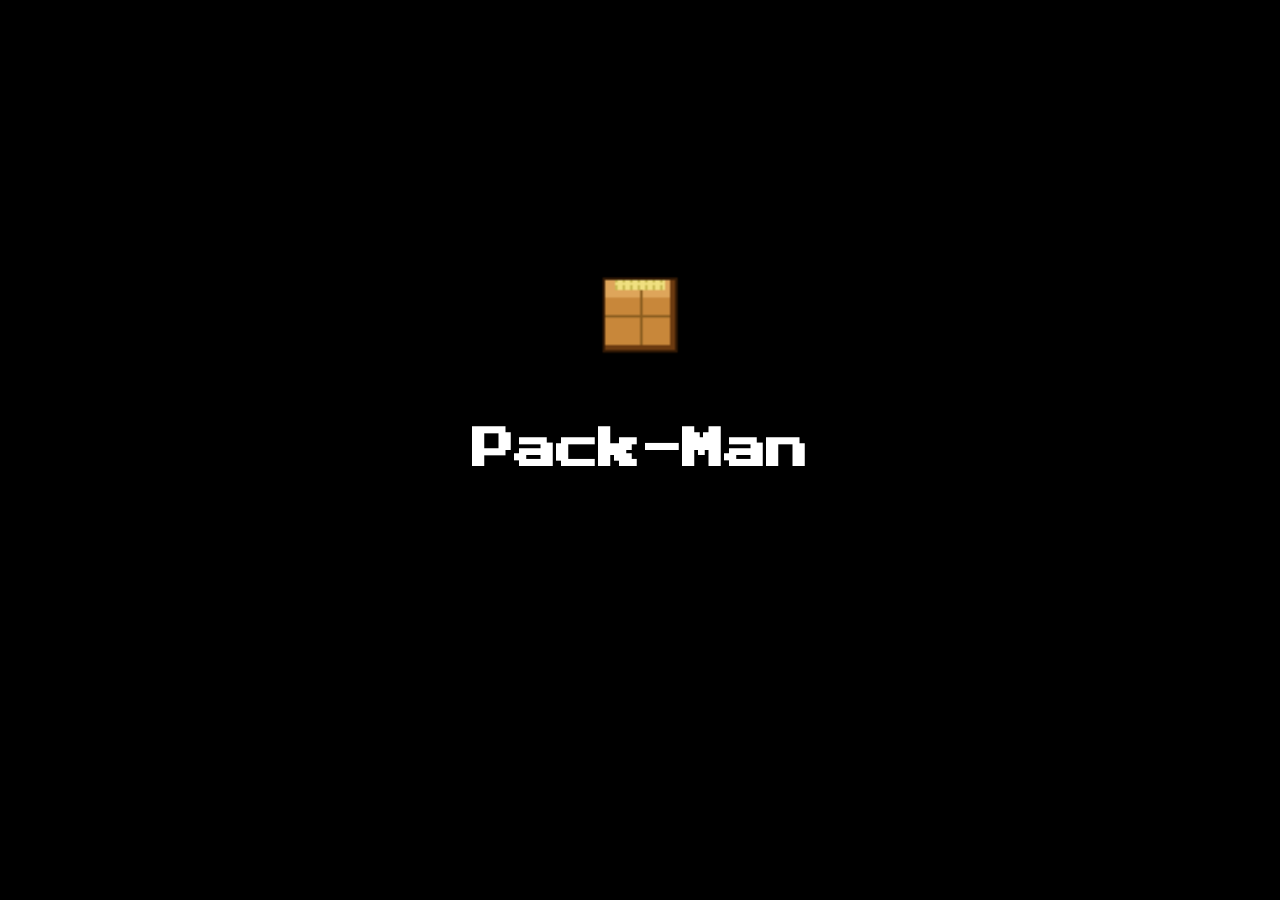
<file: app/src/main/assets/www/index.html>
<!DOCTYPE html>
<html>

<head>
    <meta charset="UTF-8">
    <meta name="viewport" content="width=device-width, initial-scale=1.0, maximum-scale=1.0, user-scalable=no">
    <meta name="mobile-web-app-capable" content="yes">
    <meta name="apple-mobile-web-app-capable" content="yes">
    <title>Infinite Pack-Man</title>
    <link rel="shortcut icon" href="favicon.png">
    <link rel="stylesheet" href="css/common.css">
    <link rel="stylesheet" href="css/index.css">
    <link rel="stylesheet" href="css/joy.css">
</head>

<body>

    <div class="bd">
        <canvas id="canvas">NO HTML5</canvas>
    </div>

    <div id="padcontainer" style="width: 256px; position: absolute; left: 24px; top: 24px; display:none;z-index:99999;">
        <img src="img/joy-base.png" style="opacity: 0.1;"/>
        <img id="jup" src="img/jup.png" style="position: absolute;top: 0;left: 0;display: none;opacity: 0.4;">
        <img id="jdown" src="img/jdown.png" style="position: absolute;top: 0;left: 0;display: none;opacity: 0.4;">
        <img id="jleft" src="img/jleft.png" style="position: absolute;top: 0;left: 0;display: none;opacity: 0.4;">
        <img id="jright" src="img/jright.png" style="position: absolute;top: 0;left: 0;display: none;opacity: 0.4;">
        <img id="jred" src="img/red.png" style="position: absolute;top: 0;left: 0;display: none;opacity: 0.4;">
        <div id="stick1" style="position: absolute; left:64px; top:64px;">
            <img src="img/joy-point.png" style="opacity: 0.2;"/>		
            <!-- Demo hand indicator -->
            <div id="demoHand" style="display:none; position:absolute; left:32px; top:32px; font-size:48px; z-index:100000; pointer-events:none; transition: transform 0.6s ease-in-out;">👆</div>
        </div>
    </div>
    <script src="js/map.js"></script>
    <script src="js/game.js"></script>
    <script src="js/index.js"></script>
    <script src="js/joy.js"></script>
    
    <script>
        (function(){
            //initJoy(true);//true es por defecto abajo 
        })();
    </script>

</body>

</html>
</file>
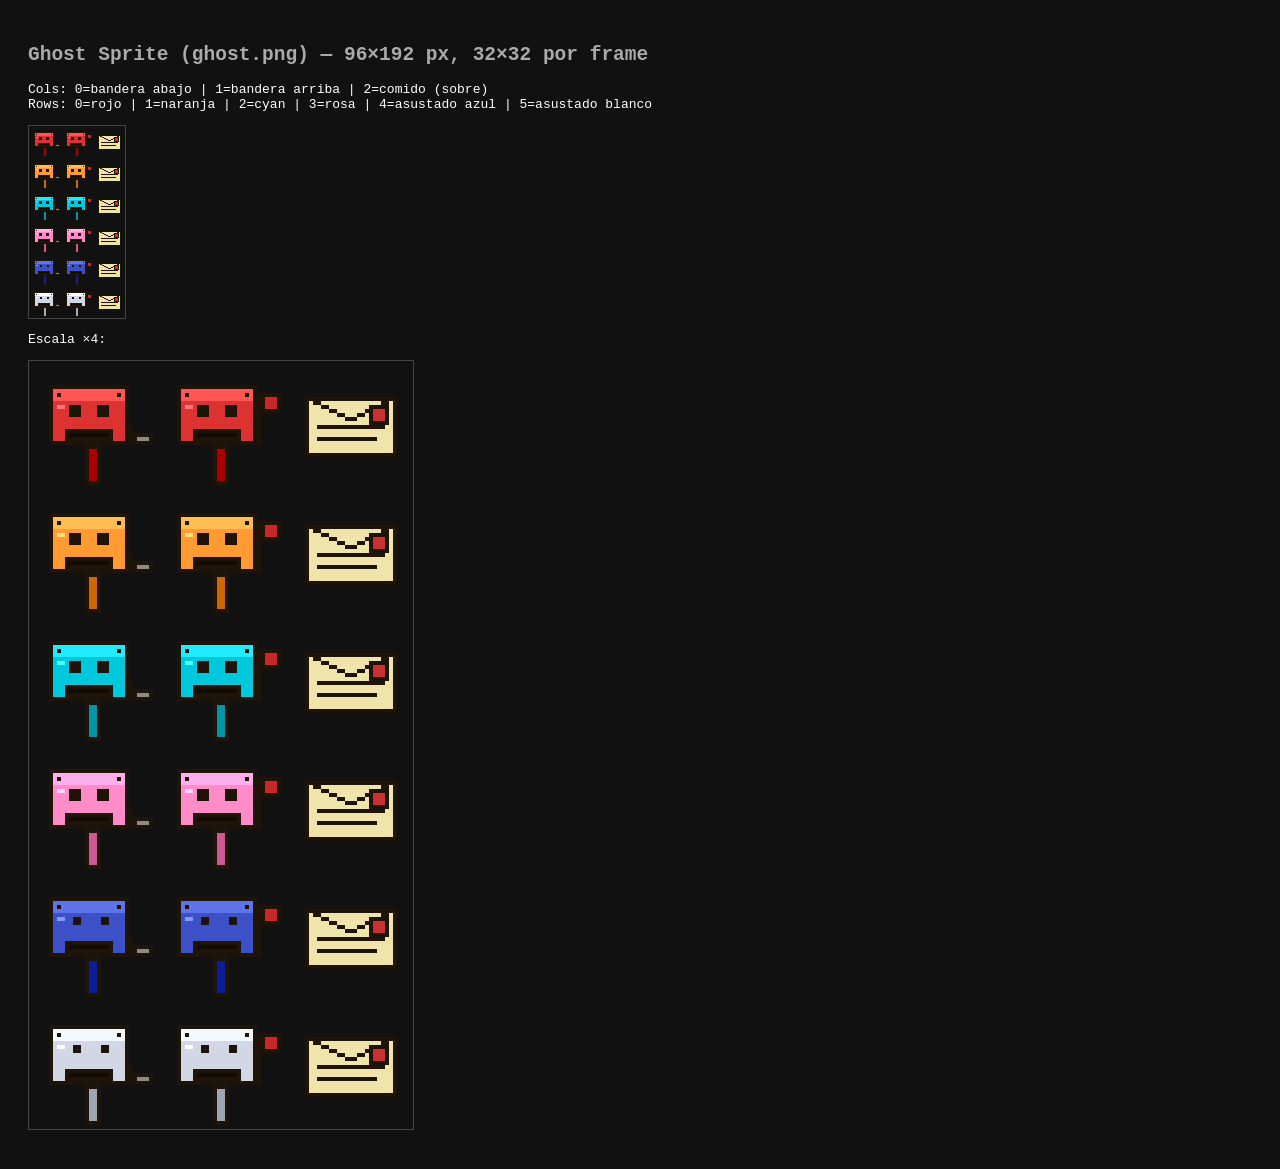
<file: ext/test_ghost_sprite.html>
<!DOCTYPE html>
<html>
<head>
<title>Test Ghost Sprite</title>
<style>
  body { background: #111; color: #fff; font-family: monospace; padding: 20px; }
  canvas { border: 1px solid #444; display: block; margin: 10px 0; image-rendering: pixelated; }
  h2 { color: #aaa; }
</style>
</head>
<body>
<h2>Ghost Sprite (ghost.png) — 96×192 px, 32×32 por frame</h2>
<p>Cols: 0=bandera abajo | 1=bandera arriba | 2=comido (sobre)<br>
   Rows: 0=rojo | 1=naranja | 2=cyan | 3=rosa | 4=asustado azul | 5=asustado blanco</p>

<canvas id="c" width="96" height="192"></canvas>
<p>Escala ×4:</p>
<canvas id="c2" width="384" height="768"></canvas>

<script>
var img = new Image();
img.onload = function() {
  // original
  var ctx = document.getElementById('c').getContext('2d');
  ctx.drawImage(img, 0, 0);

  // escala x4
  var ctx2 = document.getElementById('c2').getContext('2d');
  ctx2.imageSmoothingEnabled = false;
  ctx2.drawImage(img, 0, 0, img.width, img.height, 0, 0, img.width*4, img.height*4);

  document.title = 'Ghost OK ' + img.width + 'x' + img.height;
};
img.onerror = function() { document.body.innerHTML += '<p style="color:red">ERROR cargando ghost.png</p>'; };
img.src = '../app/src/main/assets/www/img/ghost.png';
</script>
</body>
</html>
</file>
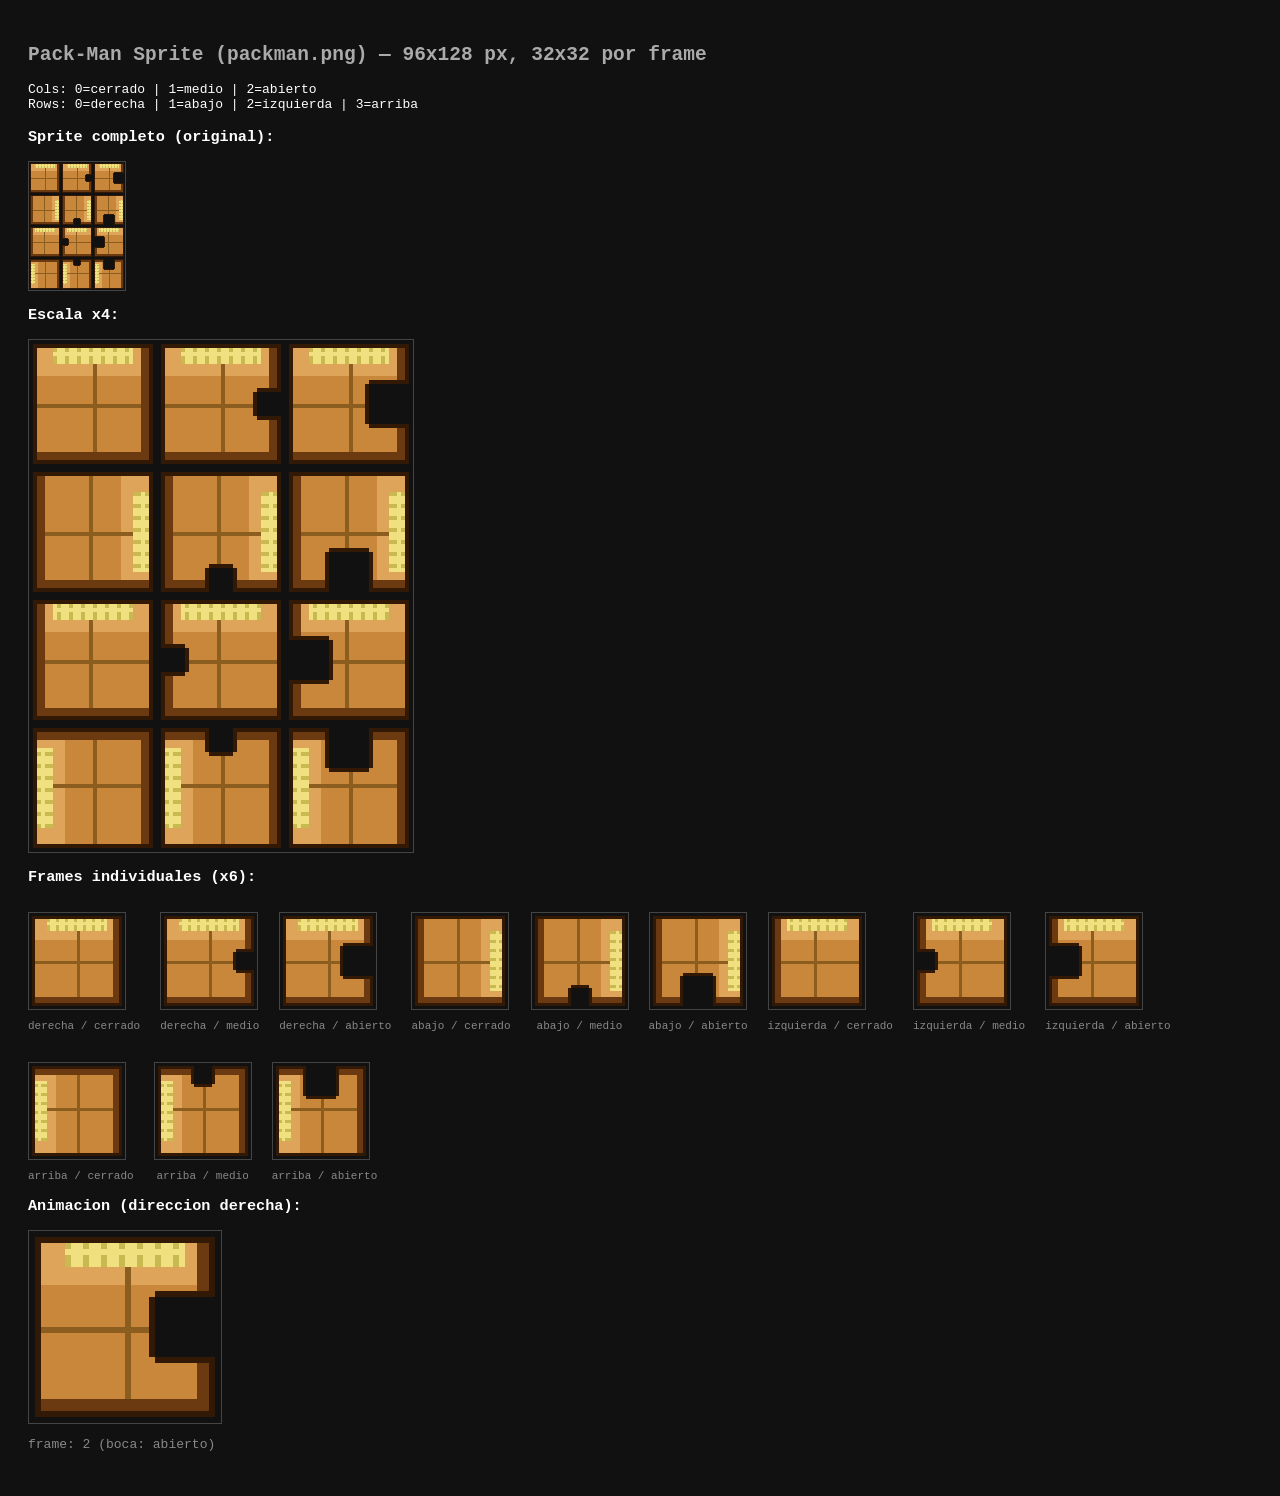
<file: ext/test_packman_sprite.html>
<!DOCTYPE html>
<html>
<head>
<title>Test Pack-Man Sprite</title>
<style>
  body { background: #111; color: #fff; font-family: monospace; padding: 20px; }
  canvas { border: 1px solid #444; display: block; margin: 10px 0; image-rendering: pixelated; }
  h2 { color: #aaa; }
  .grid { display: flex; gap: 20px; flex-wrap: wrap; }
  .cell { text-align: center; }
  .label { color: #888; font-size: 11px; margin-top: 4px; }
</style>
</head>
<body>
<h2>Pack-Man Sprite (packman.png) — 96x128 px, 32x32 por frame</h2>
<p>Cols: 0=cerrado | 1=medio | 2=abierto<br>
   Rows: 0=derecha | 1=abajo | 2=izquierda | 3=arriba</p>

<h3>Sprite completo (original):</h3>
<canvas id="c" width="96" height="128"></canvas>

<h3>Escala x4:</h3>
<canvas id="c2" width="384" height="512"></canvas>

<h3>Frames individuales (x6):</h3>
<div class="grid" id="frames"></div>

<h3>Animacion (direccion derecha):</h3>
<canvas id="anim" width="192" height="192"></canvas>
<p id="animInfo" style="color:#888"></p>

<script>
var img = new Image();
img.onload = function() {
  var FW = 32, FH = 32;

  var ctx = document.getElementById('c').getContext('2d');
  ctx.drawImage(img, 0, 0);

  var ctx2 = document.getElementById('c2').getContext('2d');
  ctx2.imageSmoothingEnabled = false;
  ctx2.drawImage(img, 0, 0, img.width, img.height, 0, 0, img.width*4, img.height*4);

  var dirs = ['derecha','abajo','izquierda','arriba'];
  var mouths = ['cerrado','medio','abierto'];
  var grid = document.getElementById('frames');
  for (var row = 0; row < 4; row++) {
    for (var col = 0; col < 3; col++) {
      var cell = document.createElement('div');
      cell.className = 'cell';
      var c = document.createElement('canvas');
      c.width = 192; c.height = 192;
      c.style.width = '96px'; c.style.height = '96px';
      var cx = c.getContext('2d');
      cx.imageSmoothingEnabled = false;
      cx.drawImage(img, col*FW, row*FH, FW, FH, 0, 0, 192, 192);
      var lbl = document.createElement('div');
      lbl.className = 'label';
      lbl.textContent = dirs[row] + ' / ' + mouths[col];
      cell.appendChild(c);
      cell.appendChild(lbl);
      grid.appendChild(cell);
    }
  }

  var animCtx = document.getElementById('anim').getContext('2d');
  animCtx.imageSmoothingEnabled = false;
  var frame = 0;
  var mouthSeq = [0, 1, 2, 1];
  var info = document.getElementById('animInfo');
  setInterval(function() {
    animCtx.clearRect(0, 0, 192, 192);
    animCtx.fillStyle = '#111';
    animCtx.fillRect(0, 0, 192, 192);
    var col = mouthSeq[frame % mouthSeq.length];
    animCtx.drawImage(img, col*FW, 0, FW, FH, 0, 0, 192, 192);
    info.textContent = 'frame: ' + col + ' (boca: ' + mouths[col] + ')';
    frame++;
  }, 150);

  document.title = 'Pack-Man OK ' + img.width + 'x' + img.height;
};
img.onerror = function() {
  document.body.innerHTML += '<p style="color:red">ERROR cargando packman.png</p>';
};
img.src = '../app/src/main/assets/www/img/packman.png';
</script>
</body>
</html>
</file>
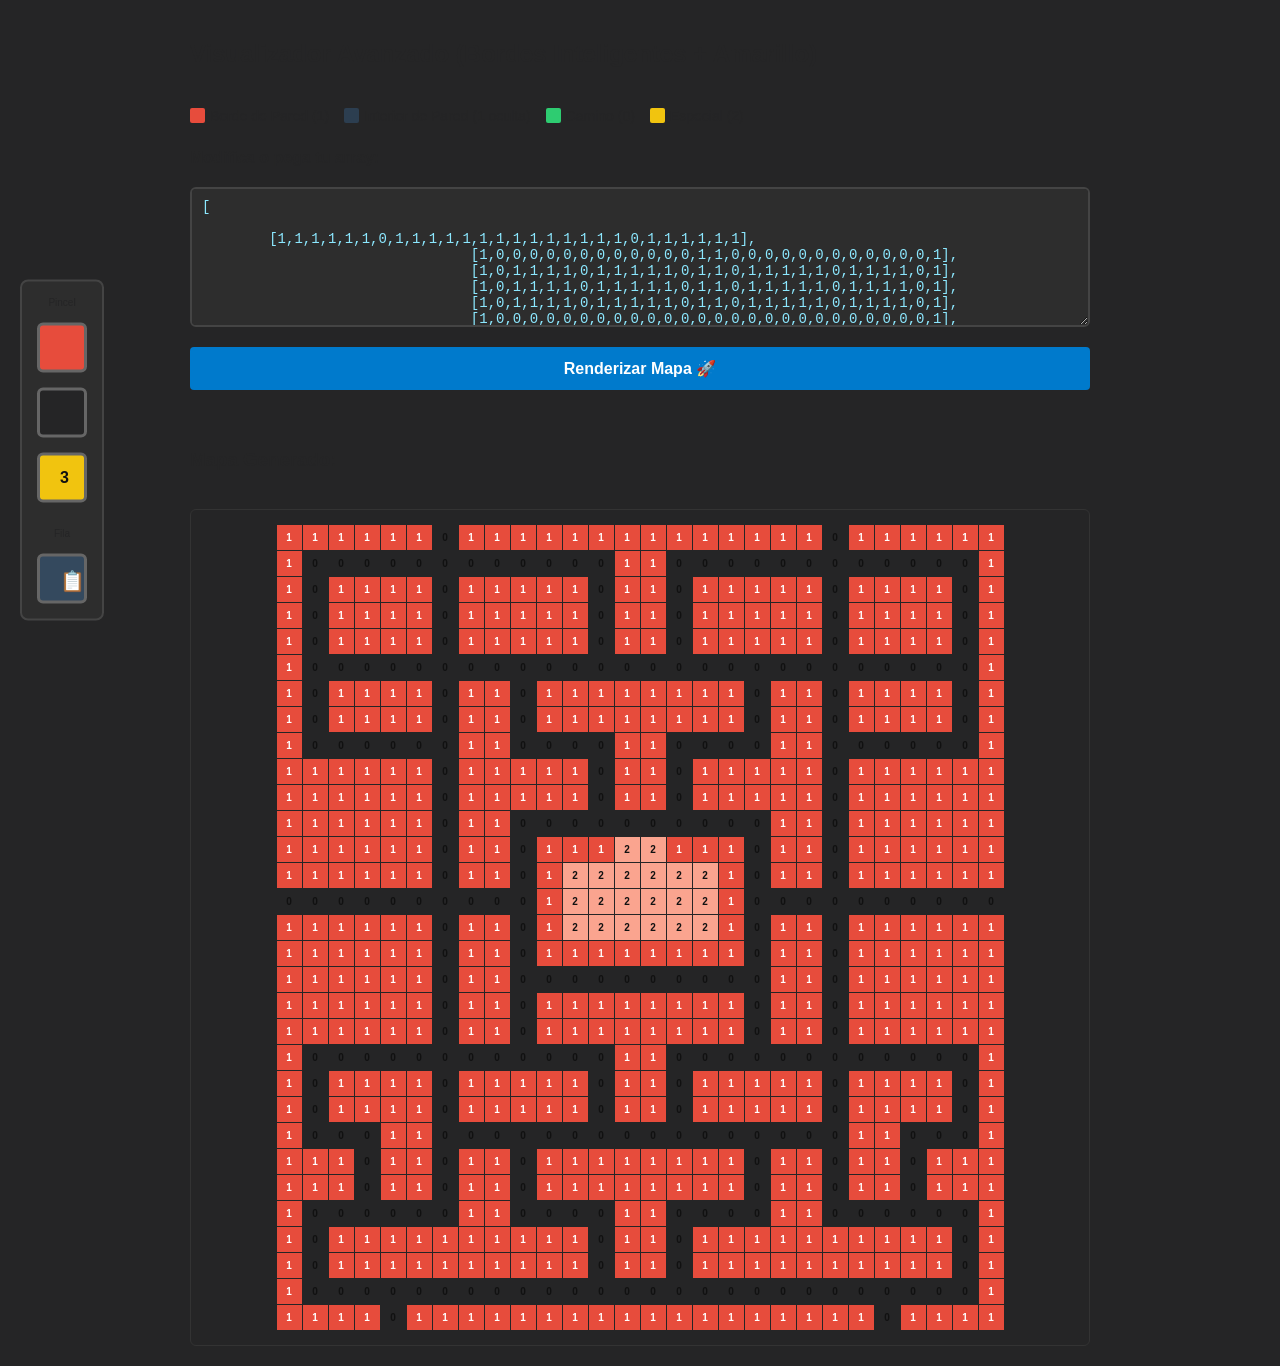
<file: img/testmapa.html>
<!DOCTYPE html>
<html lang="es">
<head>
    <meta charset="UTF-8">
    <meta name="viewport" content="width=device-width, initial-scale=1.0">
    <title>Visualizador Inteligente de Mapas 2D</title>
    <style>
        body {
            font-family: 'Segoe UI', Tahoma, Geneva, Verdana, sans-serif;
            background-color: #252526;
            color: #252526;
            margin: 0;
            padding: 20px;
            display: flex;
            flex-direction: column;
            align-items: center;
        }
        .container {
            width: 100%;
            max-width: 900px;
            display: flex;
            flex-direction: column;
            gap: 20px;
        }
        textarea {
            width: 100%;
            height: 140px;
            background-color: #2d2d2d;
            color: #8ce8ff;
            border: 2px solid #444;
            border-radius: 6px;
            padding: 10px;
            font-family: 'Courier New', Courier, monospace;
            font-size: 14px;
            resize: vertical;
            box-sizing: border-box;
        }
        textarea:focus {
            border-color: #007acc;
            outline: none;
        }
        button {
            background-color: #007acc;
            color: white;
            border: none;
            padding: 12px 20px;
            font-size: 16px;
            font-weight: bold;
            border-radius: 4px;
            cursor: pointer;
            transition: background 0.2s;
        }
        button:hover {
            background-color: #005999;
        }
        .error {
            color: #ff6b6b;
            font-weight: bold;
            margin: 0;
        }
        #map-wrapper {
            display: flex;
            justify-content: center;
            overflow-x: auto;
            padding: 15px;
            background-color: #252526;
            border-radius: 6px;
            border: 1px solid #333;
        }
        #mapa {
            display: grid;
            gap: 1px; /* Espacio mínimo para que parezca una sola estructura */
        }
        .celda {
            width: 25px;
            height: 25px;
            display: flex;
            align-items: center;
            justify-content: center;
            font-size: 10px;
            font-weight: bold;
            user-select: none;
        }
        
        /* --- COLORES DE LOS ELEMENTOS --- */
        .pared-borde {
            background-color: #e74c3c; /* Pared exterior: Rojo brillante */
            color: white;
        }
        .pared-interior {
            background-color: #2c3e50; /* Interior de la pared: Gris oscuro/azul sólido */
            color: #555; /* Texto sutil */
        }
        .camino {
            background-color: #252526; 
            color: #111;
        }
        .especial-dos {
            background-color: #faa48f; /* El número 2: Amarillo */
            color: #111;
        }
        
        /* Leyenda explicativa */
        .leyenda {
            display: flex;
            gap: 15px;
            font-size: 14px;
            margin-bottom: 5px;
        }
        .leyenda-item { display: flex; align-items: center; gap: 5px; }
        .cuadrito { width: 15px; height: 15px; border-radius: 2px; }
		
		/* Contenedor flotante a la izquierda */
.herramientas-flotantes {
    position: fixed;
    left: 20px;
    top: 50%;
    transform: translateY(-50%);
    display: flex;
    flex-direction: column;
    gap: 15px;
    background: #2d2d2d;
    padding: 15px;
    border-radius: 8px;
    border: 2px solid #444;
    z-index: 1000;
}
.btn-herramienta {
    width: 50px;
    height: 50px;
    border: 3px solid #666;
    border-radius: 6px;
    cursor: pointer;
    transition: all 0.2s;
}
/* Resaltar cuál botón está activo */
.btn-herramienta.activo {
    border-color: #007acc;
    box-shadow: 0 0 10px #007acc;
    transform: scale(1.1);
}
.especial-tres {
    background-color: #f1c40f; /* Amarillo */
    color: #111;
}

    </style>
</head>
<body>
<div class="herramientas-flotantes">
    <small style="text-align:center; font-size:10px;">Pincel</small>
    <button class="btn-herramienta" id="btnPared" style="background-color: #e74c3c;" onclick="seleccionarHerramienta(1)"></button>
    <button class="btn-herramienta" id="btnCamino" style="background-color: #252526;" onclick="seleccionarHerramienta(0)"></button>
    <!-- Botón Especial (3) - Amarillo -->
	<button class="btn-herramienta" id="btnTres" style="background-color: #f1c40f; color: #111; font-weight: bold; font-size: 16px;" onclick="seleccionarHerramienta(3)">3</button>

    <!-- NUEVO BOTÓN: Clonar Fila -->
    <small style="text-align:center; font-size:10px; margin-top:10px;">Fila</small>
    <button class="btn-herramienta" id="btnClonar" style="background-color: #34495e; color: white; font-size: 20px;" onclick="seleccionarHerramienta('clonar')">📋</button>
</div>
<div class="container">
    <h2>Visualizador Avanzado (Bordes Inteligentes + Amarillo)</h2>
    
    <div class="leyenda">
        <div class="leyenda-item"><div class="cuadrito" style="background:#e74c3c"></div> Borde de Pared (1)</div>
        <div class="leyenda-item"><div class="cuadrito" style="background:#2c3e50"></div> Interior de Pared (1 oculta)</div>
        <div class="leyenda-item"><div class="cuadrito" style="background:#2ecc71"></div> Camino (0)</div>
        <div class="leyenda-item"><div class="cuadrito" style="background:#f1c40f"></div> Especial (2)</div>
    </div>

    <label for="arrayInput"><strong>Modifica o pega tu array:</strong></label>
    <textarea id="arrayInput">[
	
	[1,1,1,1,1,1,0,1,1,1,1,1,1,1,1,1,1,1,1,1,1,0,1,1,1,1,1,1],
				[1,0,0,0,0,0,0,0,0,0,0,0,0,1,1,0,0,0,0,0,0,0,0,0,0,0,0,1],
				[1,0,1,1,1,1,0,1,1,1,1,1,0,1,1,0,1,1,1,1,1,0,1,1,1,1,0,1],
				[1,0,1,1,1,1,0,1,1,1,1,1,0,1,1,0,1,1,1,1,1,0,1,1,1,1,0,1],
				[1,0,1,1,1,1,0,1,1,1,1,1,0,1,1,0,1,1,1,1,1,0,1,1,1,1,0,1],
				[1,0,0,0,0,0,0,0,0,0,0,0,0,0,0,0,0,0,0,0,0,0,0,0,0,0,0,1],
				[1,0,1,1,1,1,0,1,1,0,1,1,1,1,1,1,1,1,0,1,1,0,1,1,1,1,0,1],
				[1,0,1,1,1,1,0,1,1,0,1,1,1,1,1,1,1,1,0,1,1,0,1,1,1,1,0,1],
				[1,0,0,0,0,0,0,1,1,0,0,0,0,1,1,0,0,0,0,1,1,0,0,0,0,0,0,1],
				[1,1,1,1,1,1,0,1,1,1,1,1,0,1,1,0,1,1,1,1,1,0,1,1,1,1,1,1],
				[1,1,1,1,1,1,0,1,1,1,1,1,0,1,1,0,1,1,1,1,1,0,1,1,1,1,1,1],
				[1,1,1,1,1,1,0,1,1,0,0,0,0,0,0,0,0,0,0,1,1,0,1,1,1,1,1,1],
				[1,1,1,1,1,1,0,1,1,0,1,1,1,2,2,1,1,1,0,1,1,0,1,1,1,1,1,1],
				[1,1,1,1,1,1,0,1,1,0,1,2,2,2,2,2,2,1,0,1,1,0,1,1,1,1,1,1],
				[0,0,0,0,0,0,0,0,0,0,1,2,2,2,2,2,2,1,0,0,0,0,0,0,0,0,0,0],
				[1,1,1,1,1,1,0,1,1,0,1,2,2,2,2,2,2,1,0,1,1,0,1,1,1,1,1,1],
				[1,1,1,1,1,1,0,1,1,0,1,1,1,1,1,1,1,1,0,1,1,0,1,1,1,1,1,1],
				[1,1,1,1,1,1,0,1,1,0,0,0,0,0,0,0,0,0,0,1,1,0,1,1,1,1,1,1],
				[1,1,1,1,1,1,0,1,1,0,1,1,1,1,1,1,1,1,0,1,1,0,1,1,1,1,1,1],
				[1,1,1,1,1,1,0,1,1,0,1,1,1,1,1,1,1,1,0,1,1,0,1,1,1,1,1,1],
				[1,0,0,0,0,0,0,0,0,0,0,0,0,1,1,0,0,0,0,0,0,0,0,0,0,0,0,1],
				[1,0,1,1,1,1,0,1,1,1,1,1,0,1,1,0,1,1,1,1,1,0,1,1,1,1,0,1],
				[1,0,1,1,1,1,0,1,1,1,1,1,0,1,1,0,1,1,1,1,1,0,1,1,1,1,0,1],
				[1,0,0,0,1,1,0,0,0,0,0,0,0,0,0,0,0,0,0,0,0,0,1,1,0,0,0,1],
				[1,1,1,0,1,1,0,1,1,0,1,1,1,1,1,1,1,1,0,1,1,0,1,1,0,1,1,1],
				[1,1,1,0,1,1,0,1,1,0,1,1,1,1,1,1,1,1,0,1,1,0,1,1,0,1,1,1],
				[1,0,0,0,0,0,0,1,1,0,0,0,0,1,1,0,0,0,0,1,1,0,0,0,0,0,0,1],
				[1,0,1,1,1,1,1,1,1,1,1,1,0,1,1,0,1,1,1,1,1,1,1,1,1,1,0,1],
				[1,0,1,1,1,1,1,1,1,1,1,1,0,1,1,0,1,1,1,1,1,1,1,1,1,1,0,1],
				[1,0,0,0,0,0,0,0,0,0,0,0,0,0,0,0,0,0,0,0,0,0,0,0,0,0,0,1],
				[1,1,1,1,0,1,1,1,1,1,1,1,1,1,1,1,1,1,1,1,1,1,1,0,1,1,1,1],
				
	
	
	
]</textarea>
    
    <button onclick="procesarYDibujar()">Renderizar Mapa 🚀</button>
    <p id="errorMessage" class="error"></p>

    <h3>Mapa Generado:</h3>
    <div id="map-wrapper">
        <div id="mapa"></div>
    </div>
</div>

<script>
    function procesarYDibujarAnt() {
        const inputText = document.getElementById('arrayInput').value;
        const contenedorMapa = document.getElementById('mapa');
        const errorMessage = document.getElementById('errorMessage');
        
        errorMessage.innerText = '';
        contenedorMapa.innerHTML = '';

        try {
            const matriz = Function("\"use strict\"; return (" + inputText + ")")();

            if (!Array.isArray(matriz) || !Array.isArray(matriz[0])) {
                throw new Error("Formato inválido.");
            }

            const filas = matriz.length;
            const columnas = matriz[0].length;

            contenedorMapa.style.gridTemplateColumns = `repeat(${columnas}, 25px)`;

            // Recorremos la matriz para renderizarla
            for (let r = 0; r < filas; r++) {
                for (let c = 0; c < columnas; c++) {
                    const valor = Number(matriz[r][c]);
                    const celda = document.createElement('div');
                    celda.classList.add('celda');
                    celda.innerText = '';//valor;

                   /* if (valor === 1) {
                        // REGLA INTELIGENTE: Verificar si está completamente rodeado de '1's
                        // Miramos arriba, abajo, izquierda y derecha cuidando no salirnos de los límites
                        const arriba    = r > 0 ? Number(matriz[r-1][c]) : 0;
                        const abajo     = r < filas - 1 ? Number(matriz[r+1][c]) : 0;
                        const izquierda = c > 0 ? Number(matriz[r][c-1]) : 0;
                        const derecha   = c < columnas - 1 ? Number(matriz[r][c+1]) : 0;

                        // Si sus 4 vecinos directos también son paredes (1), es una celda interior
                        if (arriba === 1 && abajo === 1 && izquierda === 1 && derecha === 1) {
                            //celda.classList.add('pared-interior');
							celda.classList.add('pared-borde');
                        } else {
                            celda.classList.add('pared-borde'); // Es parte del contorno exterior
                        }
                    } else if (valor === 2) {
                        celda.classList.add('especial-dos');
                    } else {
                        celda.classList.add('camino');
                    }*/
					if (valor === 1) {
						celda.classList.add('pared-borde');
					} else if (valor === 2) {
						celda.classList.add('especial-dos');
					} else if (valor === 3) {
						celda.classList.add('especial-tres');
					} else {
						celda.classList.add('camino');
					}
                    contenedorMapa.appendChild(celda);
                }
            }

        } catch (error) {
            errorMessage.innerText = "❌ Hubo un problema al procesar el array. Revisa las comas y los corchetes.";
            console.error(error);
        }
    }

    // Variables globales para el estado del editor
    let matrizActual = []; 
    let herramientaActiva = null; // Puede ser 1 (pared) o 0 (camino)
    let mouseApretado = false;

    // Detectar si el usuario tiene el clic del mouse presionado en la pantalla
    window.addEventListener('mousedown', () => mouseApretado = true);
    window.addEventListener('mouseup', () => mouseApretado = false);

    // Activar/Desactivar los botones flotantes
   function seleccionarHerramienta(valor) {
		if (herramientaActiva === valor) {
			herramientaActiva = null;
			document.getElementById('btnPared').classList.remove('activo');
			document.getElementById('btnCamino').classList.remove('activo');
			document.getElementById('btnTres').classList.remove('activo');
			document.getElementById('btnClonar').classList.remove('activo');
		} else {
			herramientaActiva = valor;
			document.getElementById('btnPared').classList.toggle('activo', valor === 1);
			document.getElementById('btnCamino').classList.toggle('activo', valor === 0);
			document.getElementById('btnTres').classList.toggle('activo', valor === 3);
			document.getElementById('btnClonar').classList.toggle('activo', valor === 'clonar');
		}
	}



    // Actualiza el Textarea con el estado actual de la matriz en memoria
    function actualizarTextarea() {
        // Formatea el array de forma limpia para que se vea ordenado en filas
        const lineas = matrizActual.map(fila => "  [" + fila.join(",") + "]");
        document.getElementById('arrayInput').value = "[\n" + lineas.join(",\n") + "\n]";
    }

    // Acción de pintar una celda específica
    function pintarCelda(r, c, elementoHTML) {
		if (herramientaActiva === null) return;

		matrizActual[r][c] = herramientaActiva;
		
		elementoHTML.className = 'celda'; 
		elementoHTML.innerText = herramientaActiva;
		
		if (herramientaActiva === 1) {
			elementoHTML.classList.add('pared-borde');
		} else if (herramientaActiva === 3) {
			elementoHTML.classList.add('especial-tres');
		} else {
			elementoHTML.classList.add('camino');
		}

		actualizarTextarea();
	}


    function procesarYDibujar() {
        const inputText = document.getElementById('arrayInput').value;
        const contenedorMapa = document.getElementById('mapa');
        const errorMessage = document.getElementById('errorMessage');
        
        errorMessage.innerText = '';
        contenedorMapa.innerHTML = '';

        try {
            matrizActual = Function("\"use strict\"; return (" + inputText + ")")();

            if (!Array.isArray(matrizActual) || !Array.isArray(matrizActual[0])) {
                throw new Error("Formato inválido.");
            }

            const filas = matrizActual.length;
            const columnas = matrizActual[0].length;

            contenedorMapa.style.gridTemplateColumns = `repeat(${columnas}, 25px)`;

            for (let r = 0; r < filas; r++) {
                for (let c = 0; c < columnas; c++) {
                    const valor = Number(matrizActual[r][c]);
                    const celda = document.createElement('div');
                    celda.classList.add('celda');
                    celda.innerText = valor;

                    // Colores iniciales
                    if (valor === 1) {
                        celda.classList.add('pared-borde');
                    } else if (valor === 2) {
                        celda.classList.add('especial-dos');
                    } else {
                        celda.classList.add('camino');
                    }

                    // EVENTO 1: Si hace un solo clic sobre la celda
                   /* celda.addEventListener('mousedown', (e) => {
                        e.preventDefault(); // Evita selecciones de texto raras al arrastrar
                        pintarCelda(r, c, celda);
                    });*/
					// Evento al hacer clic
					celda.addEventListener('mousedown', (e) => {
						e.preventDefault(); 
						
						if (herramientaActiva === 'clonar') {
							// Detener cualquier otro evento para evitar que intente pintar la celda
							e.stopImmediatePropagation();
							
							// Clonamos la fila haciendo una copia limpia de los valores
							const filaCopiada = [...matrizActual[r]];
							
							// La insertamos justo arriba
							matrizActual.splice(r, 0, filaCopiada);
							
							// Sincronizamos el cuadro de texto y redibujamos el mapa limpio
							actualizarTextarea();
							procesarYDibujar(); 
						} else {
							// Si es un pincel normal (0 o 1), pintamos la celda
							pintarCelda(r, c, celda);
						}
					});

					// Evento al arrastrar el mouse
					celda.addEventListener('mouseenter', (e) => {
						// Solo permitimos pintar si el mouse está apretado Y NO estamos clonando
						if (mouseApretado && herramientaActiva !== 'clonar') {
							pintarCelda(r, c, celda);
						}
					});

                    contenedorMapa.appendChild(celda);
                }
            }

        } catch (error) {
            errorMessage.innerText = "❌ Hubo un problema al procesar el array.";
            console.error(error);
        }
    }

    // Carga inicial del mapa
    procesarYDibujar();
</script>



</body>
</html>
</file>
<file: app/src/main/assets/www/css/common.css>
@charset "UTF-8";

html{color:#000;background:#FFF}body,div,dl,dt,dd,ul,ol,li,h1,h2,h3,h4,h5,h6,pre,code,form,fieldset,legend,input,textarea,p,blockquote,th,td{margin:0;padding:0}table{border-collapse:collapse;border-spacing:0}fieldset,img{border:0}address,caption,cite,code,dfn,em,strong,th,var{font-style:normal;font-weight:normal}ol,ul{list-style:none}caption,th{text-align:left}h1,h3,h3,h4,h5,h6{font-size:100%;font-weight:normal}q:before,q:after{content:''}abbr,acronym{border:0;font-variant:normal}sup{vertical-align:text-top}sub{vertical-align:text-bottom}input,textarea,select{font-family:inherit;font-size:inherit;font-weight:inherit;*font-size:100%}legend{color:#000}


html{
    height:100%;
    --active-color: #2095f2;
    --text-color: #6e7781;
    --text-dark-color: #4b535d;
    --title-color: #3f4349;
    --primary-color: #006494;
    --primary-hover-color: #015c89;
    --secondary-color: #2095f2;
}
body{
    height:100%;
    font-size:16px;
    font-family: Arial,Helvetica,"Segoe UI","PingFang SC","Microsoft Yahei";
    color: var(--text-color);
}
a{
    text-decoration: none;
    color: var(--text-color);
}
img{
    vertical-align: middle;
}


.wrapper{
    position: relative;
    min-height: 100%;
}
header{
    height: 64px;
    margin-bottom: 20px;
}
.container{
    padding-bottom: 84px;
}
.inner{
    max-width: 1000px;
    padding: 0 12px;
    margin: 0 auto;
}

.grid-6{
    display: grid;
    grid-template-columns: repeat(6,1fr);
}
.grid-5{
    display: grid;
    grid-template-columns: repeat(5,1fr);
}
.grid-4{
    display: grid;
    grid-template-columns: repeat(4,1fr);
}
.grid-3{
    display: grid;
    grid-template-columns: repeat(3,1fr); 
}
.grid-2{
    display: grid;
    grid-template-columns: repeat(2,1fr);
}
.grid-1{
    display: grid;
    grid-template-columns: 1fr;
}
.gap-20{
    gap: 20px;
}
.gap-19{
    gap: 19px;
}
.gap-18{
    gap: 18px;
}
.gap-6{
    gap: 6px;
}
.gap-17{
    gap: 17px;
}
.gap-16{
    gap: 16px;
}
.gap-15{
    gap: 15px;
}
.gap-14{
    gap: 14px;
}
.gap-13{
    gap: 13px;
}
.gap-12{
    gap: 12px;
}
.gap-11{
    gap: 11px;
}
.gap-10{
    gap: 10px;
}
.gap-9{
    gap: 9px;
}
.gap-8{
    gap: 8px;
}
.gap-7{
    gap: 7px;
}
.gap-6{
    gap: 6px;
}
.gap-5{
    gap: 5px;
}
.gap-4{
    gap: 4px;
}
.gap-3{
    gap: 3px;
}
.gap-2{
    gap: 2px;
}
.gap-1{
    gap: 1px;
}

.mod-head{
    position: fixed;
    left: 0;
    top: 0;
    z-index: 99;
    width: 100%;
    backdrop-filter: blur(10px);
    background: rgba(255, 255, 255, 0);
}
.mod-head .bd{
    display: flex;
    flex-wrap: wrap;
    gap: 20px;
}
.mod-head .logo{
    line-height: 64px;
}
.mod-head .logo a{
    display: block;
}
.mod-head .logo img{
    display: block;
}
.mod-head nav{
    flex: 1 0 auto;
    min-width: 0;
    line-height: 64px;
    display: flex;
    flex-direction: row;
    justify-content: flex-start;
    list-style: none;
}
.mod-head nav li a{
    position: relative;
    display: block;
    padding: 0 15px;
    white-space: nowrap;
    font-size: 16px;
    color: var(--text-color);
}
.mod-head nav li.active a{
    font-weight: bold;
    color: var(--title-color);
}
.mod-head nav li.active a::after{
    position: absolute;
    left: 50%;
    bottom: 10px;
    content:'';
    width: 16px;
    height: 5px;
    margin-left: -8px;
    background: var(--active-color);
    border-radius: 3px;
}
.mod-head .operation{
    height: 40px;
    padding: 12px 0;
    line-height: 40px;
}
.mod-head .btn {
    position: relative;
    display: inline-block;
    min-width: 64px;
    height: 38px;
    margin: 0 2px;
    padding: 0 15px;
    background: rgba(255, 255, 255, 0.3);
    border: 1px solid rgba(0, 0, 0, 0.05);
    border-radius: 20px;
    line-height: 38px;
    vertical-align: middle;
    text-decoration: none;
    text-align: center;
    font-size: 15px;
    color: var(--text-color);
    overflow: hidden;
    transition: color .2s, opacity .2s;
    outline: none;
    -webkit-appearance: none;
}
.mod-head .btn a, .mod-head .btn span, .mod-head .btn svg {
    vertical-align: middle;
    color: var(--text-color);
}
.mod-head .btn .active{
    font-weight: bold;
}
.mod-head .btn:hover {
    color: #000;
    opacity: 1;
}
.mod-head .btn:after {
    content: " ";
    position: absolute;
    width: 100%;
    height: 100%;
    background: #000;
    left: 0;
    top: 0;
    opacity: 0;
    transition: opacity .2s;
    border-radius: 6px;
    overflow: hidden;
    pointer-events: none;
}
.mod-head .btn:hover:after {
    opacity: .02;
}

.mod-bg{
    position: absolute;
    left: 0;
    top: 0;
    height: 600px;
    width: 100%;
    z-index: -1;
    background: url('../image/public/bg.svg') center top / cover repeat-x;
}
.mod-bg-world{
    background: url(../image/public/word_map.png) center 40px no-repeat, url('../image/public/bg.svg') center top / cover repeat-x;
}
.mod-bg .waves,.waves{
    position: absolute;
    width: 100%;
    bottom: 0;
    min-height: 80px;
    max-height: 120px;
    z-index: 0
}
.mod-bg .parallax>use {
    animation: move-forever 25s cubic-bezier(0.55, 0.5, 0.45, 0.1) infinite
}
.mod-bg .parallax>use:nth-child(1) {
    animation-delay: -2s;
    animation-duration: 7s
}
.mod-bg .parallax>use:nth-child(2) {
    animation-delay: -3s;
    animation-duration: 10s
}
.mod-bg .parallax>use:nth-child(3) {
    animation-delay: -4s;
    animation-duration: 13s
}
.mod-bg .parallax>use:nth-child(4) {
    animation-delay: -5s;
    animation-duration: 20s
}
@keyframes move-forever {
    0% {
        transform: translate3d(-90px, 0, 0)
    }
    100% {
        transform: translate3d(85px, 0, 0)
    }
}

.mod-fixedbar .bd {
    position: fixed;
    right: 20px;
    bottom: 20px;
    z-index: 99;
}
.mod-fixedbar .bd li{
    margin-bottom: 2px;
}
.mod-fixedbar .bd a{
    position: relative;
    display: block;
    width: 48px;
    height: 48px;
    background: rgba(255,255,255,0.8);
    border: 1px solid #f0f0f0;
    border-radius: 6px;
    line-height: 48px;
    text-align: center;
}
.mod-fixedbar .bd .popup{
    display: none;
    position: absolute;
    right: 50px;
    bottom: 0;
    z-index: 99;
    border: 1px solid #f0f0f0;
    box-shadow: 0 0 2px 0 rgba(0,0,0,0.05);
}
.mod-fixedbar .bd a:hover{
    background: rgba(255,255,255,0.9);
}
.mod-fixedbar .bd a:hover .popup{
    display: block;
}

.mod-foot{
    background: linear-gradient(to top, #f8f8f8, #ffffff);
}
.mod-foot .bd{
    padding: 20px 0;
    line-height: 24px;
    text-align: center;
    font-size: 15px;
    color: #999;
}
.mod-foot .bd a,.mod-foot .bd span{
    margin: 0 8px;
    color: #999;
}

::selection {
    color: white;
    background-color: #333;
}
.J_link{
    cursor: pointer;
}

@media screen and (max-width: 800px) {
    body{
        font-size: 14px;
    }
    header{
        height: 90px;
    }
    header .inner{
        padding: 0;
    }

    .sm-grid-6{
        display: grid;
        grid-template-columns: repeat(6,1fr);
    }
    .sm-grid-5{
        display: grid;
        grid-template-columns: repeat(5,1fr);
    }
    .sm-grid-4{
        display: grid;
        grid-template-columns: repeat(4,1fr);
    }
    .sm-grid-3{
        display: grid;
        grid-template-columns: repeat(3,1fr); 
    }
    .sm-grid-2{
        display: grid;
        grid-template-columns: repeat(2,1fr);
    }
    .sm-grid-1{
        display: grid;
        grid-template-columns: 1fr;
    }
    .sm-gap-20{
        gap: 20px;
    }
    .sm-gap-19{
        gap: 19px;
    }
    .sm-gap-18{
        gap: 18px;
    }
    .sm-gap-6{
        gap: 6px;
    }
    .sm-gap-17{
        gap: 17px;
    }
    .sm-gap-16{
        gap: 16px;
    }
    .sm-gap-15{
        gap: 15px;
    }
    .sm-gap-14{
        gap: 14px;
    }
    .sm-gap-13{
        gap: 13px;
    }
    .sm-gap-12{
        gap: 12px;
    }
    .sm-gap-11{
        gap: 11px;
    }
    .sm-gap-10{
        gap: 10px;
    }
    .sm-gap-9{
        gap: 9px;
    }
    .sm-gap-8{
        gap: 8px;
    }
    .sm-gap-7{
        gap: 7px;
    }
    .sm-gap-6{
        gap: 6px;
    }
    .sm-gap-5{
        gap: 5px;
    }
    .sm-gap-4{
        gap: 4px;
    }
    .sm-gap-3{
        gap: 3px;
    }
    .sm-gap-2{
        gap: 2px;
    }
    .sm-gap-1{
        gap: 1px;
    }

    .mod-head .bd{
        flex-direction: column;
        gap:0;
    }
    .mod-head .logo{
        padding: 5px 0;
        line-height: 40px;
    }
    .mod-head .logo img{
        width: 120px;
        height: 40px;
    }
    .mod-head nav{
        display: flex;
        background: rgba(0, 0, 0, 0.05);
        line-height: 40px;
    }
    .mod-head nav li{
        flex: 1;
        min-width: 0;
    }
    .mod-head nav li a{
        padding: 0 10px;
        text-align: center;
        font-size: 15px;
    }
    .mod-head nav li.active a::after{
        bottom: 2px;
        height: 4px;
    }
    .mod-head .operation{
        position: absolute;
        top: 0;
        right: 12px;
        padding: 9px 0;
        height: 32px;
        line-height: 32px;
    }
    .mod-head .btn{
        padding: 0 12px;
        height: 30px;
        line-height: 30px;
        font-size: 14px;
    }
    .mod-head .btn svg{
        width: 20px;
        height: 20px;
    }

    .mod-bg{
        height: 550px;
    }
    .mod-bg-world{
        background: url(../image/public/word_map.png) center center / contain no-repeat, url('../image/public/bg.svg') center top / cover repeat-x;
    }
    .mod-foot .bd{
        line-height: 20px;
        font-size: 14px;
    }

    .mod-fixedbar .bd{
        right: 5px;
        bottom: 5px;
    }
    .mod-fixedbar .bd a{
        width: 36px;
        height: 36px;
        line-height: 36px;
    }
    .mod-fixedbar .bd a img{
        width: 20px;
        height: 20px;
    }
}
</file>
<file: app/src/main/assets/www/css/index.css>
.mod-panel{
    margin-bottom: 30px;
}
.mod-panel canvas{
    display:block;
    margin: 0 auto;
    background: #000;
    border-radius: 12px;
    touch-action: none; /* PSG: evita scroll/zoom del browser al swipear el canvas */
}
.mod-panel .info{
    padding: 10px 0;
    margin-bottom: 5px;
    line-height: 20px;
    text-align: center;
    color: #666;
}
.mod-panel .info p{
    line-height: 26px;
    font-size: 16px;
    color: #666;
}

.mod-introtion .hd{
    margin-bottom: 10px;
    padding: 15px 20px;
    background: linear-gradient(45deg, #eef2f9, transparent);
    border-top-left-radius: 8px;
    border-bottom-left-radius: 8px;
}
.mod-introtion .hd .title{
    line-height: 32px;
    font-size: 24px;
    font-weight: bold;
    color: var(--primary-color);
    text-shadow: 2px 1px 0 #cccccc;
}
.mod-introtion .hd .title a{
    color: var(--primary-color);
}
.mod-introtion .hd .subtitle{
    position: relative;
    line-height: 20px;
    font-size: 20px;
    font-weight: bold;
    color: var(--text-color);
    opacity: 0.8;
}
.mod-introtion .bd{
   /* padding: 15px 20px;*/
    background-color: rgba(0, 0, 0, 0.02);
    border: 1px solid rgba(0, 0, 0, 0.02);
    border-radius: 8px;
}
.mod-introtion .bd p{
   /* margin-bottom: 12px;*/
    line-height: 26px;
    text-indent: 2em;
    font-size: 16px;
    color: #666;
}
.mod-introtion .bd p:last-child{
    margin-bottom: 0;
}

.mod-button{
    height: 32px;
    padding: 15px 0;
    margin-bottom: 15px;
    text-align: center;
}
.mod-button span,.mod-button a{
    display: inline-block;
    height: 28px;
    vertical-align: middle;
}
.mod-button .btn{
    display: inline-block;
    height: 26px;
    padding: 0 12px;
    line-height: 26px;
    background-color: #ebf0f4;
    border: 1px solid #d1d9e0;
    text-decoration: none;
    font-weight: bold;
    font-size: 13px;
    color: #25292e;
    border-radius: 3px;
}
.mod-button .btn:hover{
    background: #f5f6f7;
}


@media screen and (max-width: 800px){
    .mod-panel canvas{
        width: 100%;
        border-radius: 8px;
    }

    .mod-panel .info p{
        line-height: 20px;
        font-size: 14px;
    }

    .mod-introtion .hd{
        padding: 12px 15px;
    }
    .mod-introtion .hd .title{
        line-height: 24px;
        font-size: 20px;
    }
    .mod-introtion .hd .subtitle{
        line-height: 18px;
        font-size: 16px;
    }
    .mod-introtion .bd p{
        line-height: 24px;
        font-size: 15px;
    }
}

/* PSG: portrait full-screen — el canvas ocupa toda la pantalla sin chrome */
@media (orientation: portrait) {
    html, body {
        margin: 0;
        padding: 0;
        overflow: hidden;
        background: #000;
        width: 100%;
        height: 100%;
    }
    .wrapper {
        margin: 0;
        padding: 0;
        min-height: 0;
        background: #000;
    }
    header,
    .mod-panel .ft {
        display: none;
    }
    .container,
    .mod-panel,
    .mod-panel .inner,
    .mod-panel .bd {
        margin: 0;
        padding: 0;
    }
    .mod-panel {
        margin-bottom: 0;
    }
    .mod-panel canvas {
        position: fixed;
        top: 0;
        left: 0;
        width: 100vw !important;
        height: 100vh !important;
        border-radius: 0;
        margin: 0;
        display: block;
        touch-action: none;
    }
}
</file>
<file: app/src/main/assets/www/css/joy.css>
.fade-out-element {
  transition: opacity 300ms ease;
  opacity: 0;
}
</file>
